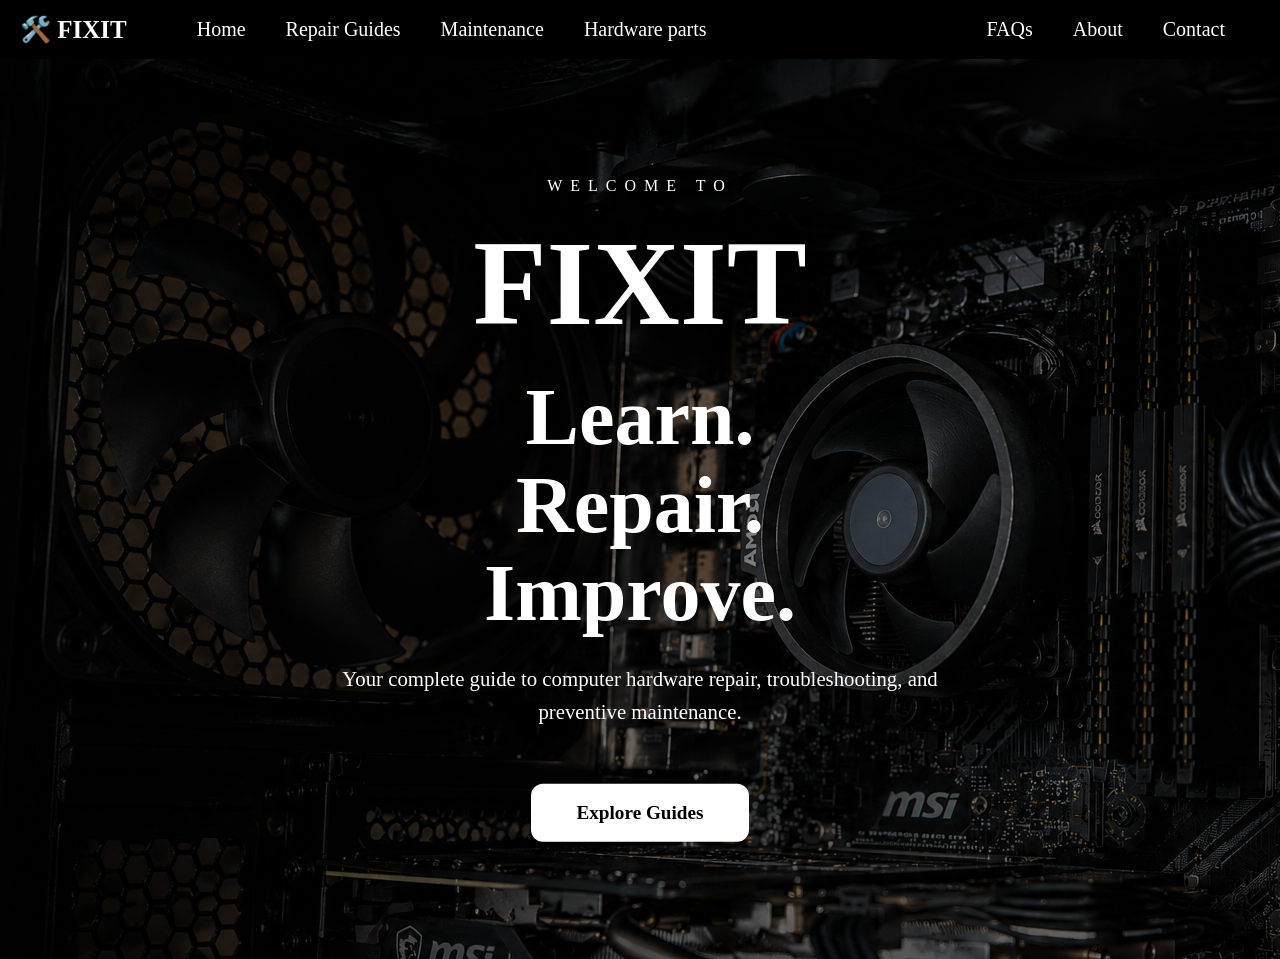
<file: index.html>
<!DOCTYPE html>
<html lang="en">
<head>
    <meta charset="UTF-8">
    <meta name="viewport" content="width=device-width, initial-scale=1.0">
    <title>🛠️ FIXIT - Hardware Repair Guide</title>

    <link rel="stylesheet" href="style.css">    
</head>
 
    
<body>

    <header>
    <nav class="navbar">
        <div class="logo">🛠️ FIXIT  </div>
        
    <!-- Hamburger -->
    <div class="menu-toggle" id="menu-toggle">
        ☰
    </div>

    

    <!-- Left Links -->
    <ul class="nav-left">
        <li><a href="index.html">Home</a></li>
        <li><a href="repair-guides.html">Repair Guides</a></li>
        <li><a href="maintenance.html">Maintenance</a></li>
        <li><a href="hardware parts.html">Hardware parts</a></li>
    </ul>

    <!-- Right Links -->
    <ul class="nav-right">
        <li><a href="faq.html">FAQs</a></li>
        <li><a href="about.html">About</a></li>
        <li><a href="contact.html">Contact</a></li>
    </ul>
    </nav>
        </div>
</header>


<section class="hero">

    <img src="images/guide.png" alt="coms">

    <div class="hero-text">
        <p class="small-title">WELCOME TO</p>

        <h1>FIXIT</h1>

        <h2>
            Learn.<br>
            Repair.<br>
            Improve.
        </h2>

        <p class="description">
            Your complete guide to computer hardware repair,
            troubleshooting, and preventive maintenance.
        </p>

        <a href="repair-guides.html" class="btn">Explore Guides</a>
    </div>

</section>

<script>
const menuToggle = document.getElementById("menu-toggle");
const navLeft = document.querySelector(".nav-left");
const navRight = document.querySelector(".nav-right");

menuToggle.addEventListener("click", () => {
    navLeft.classList.toggle("active");
    navRight.classList.toggle("active");
});
</script>
</body>
</html>
</file>
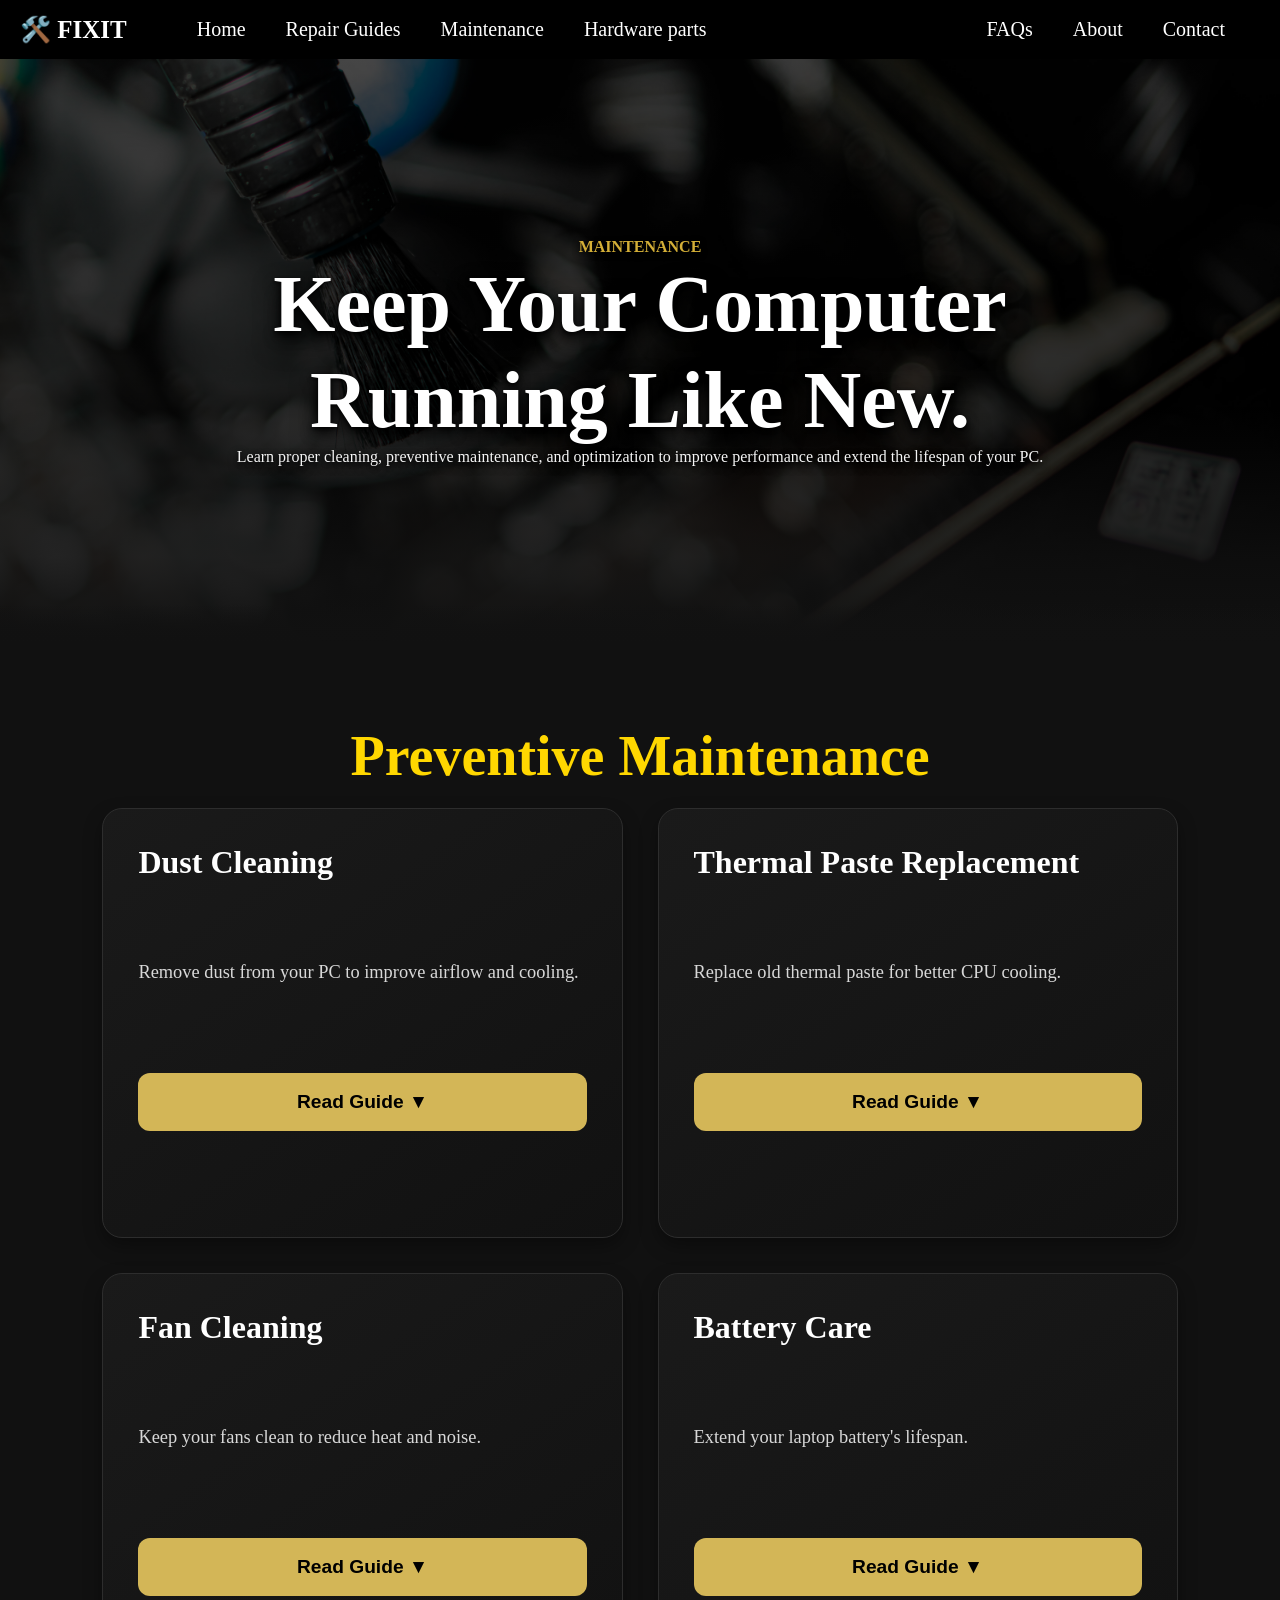
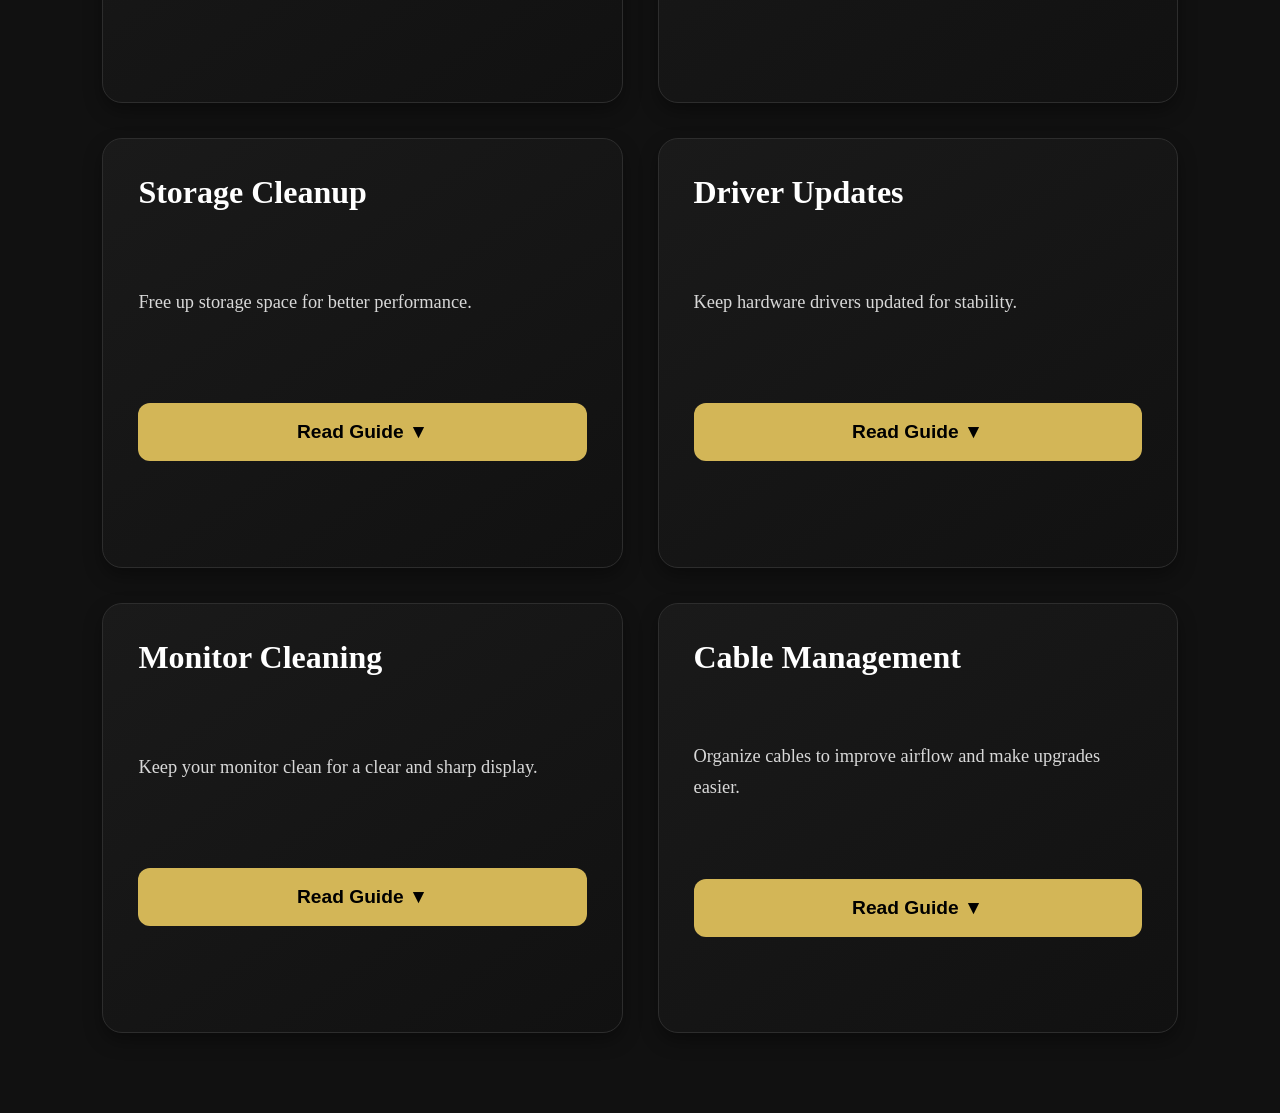
<file: maintenance.html>
<!DOCTYPE html>
<html lang="en">
<head>
    <meta charset="UTF-8">
    <meta name="viewport" content="width=device-width, initial-scale=1.0">
    <title>Maintenance - FIXIT</title>   
</head>
    
</html>

<link rel="stylesheet" href="style.css"> 
<body>
    

<header>
    <nav class="navbar">
        <div class="logo">🛠️ FIXIT  </div>
        
    <!-- Hamburger -->
    <div class="menu-toggle" id="menu-toggle">
        ☰
    </div>

    

    <!-- Left Links -->
    <ul class="nav-left">
        <li><a href="index.html">Home</a></li>
        <li><a href="repair-guides.html">Repair Guides</a></li>
        <li><a href="maintenance.html">Maintenance</a></li>
        <li><a href="hardware parts.html">Hardware parts</a></li>
    </ul>

    <!-- Right Links -->
    <ul class="nav-right">
        <li><a href="faq.html">FAQs</a></li>
        <li><a href="about.html">About</a></li>
        <li><a href="contact.html">Contact</a></li>
    </ul>
    </nav>
</header>


<section class="maintenance-banner">

    <img src="images/maintenance back.jpg" alt="Maintenance Banner">

    <div class="nance-content">

        <h4>MAINTENANCE</h4>

        <h1>
            Keep Your Computer<br>
            Running Like New.
        </h1>

        <p>
            Learn proper cleaning, preventive maintenance,
            and optimization to improve performance and
            extend the lifespan of your PC.
        </p>

    </div>
</section>

<!-- Maintenance Section -->
<section class="maintenance-section">

    <h2>Preventive Maintenance</h2>

    <div class="maintenance-grid">

        <!-- Card 1 -->
        <div class="maintenance-card">
            <h3>Dust Cleaning</h3>
            <p>Remove dust from your PC to improve airflow and cooling.</p>

            <button class="accordion">Read Guide ▼</button>

            <div class="panel">
                <ol>
                    <li>Turn off and unplug the computer.</li>
                    <li>Open the side panel.</li>
                    <li>Use compressed air to remove dust.</li>
                    <li>Clean fans and air vents.</li>
                    <li>Close the case and reconnect power.</li>
                </ol>
            </div>
        </div>

        <!-- Card 2 -->
        <div class="maintenance-card">
            <h3>Thermal Paste Replacement</h3>
            <p>Replace old thermal paste for better CPU cooling.</p>

            <button class="accordion">Read Guide ▼</button>

            <div class="panel">
                <ol>
                    <li>Remove the CPU cooler.</li>
                    <li>Clean old thermal paste.</li>
                    <li>Apply a pea-sized amount of new paste.</li>
                    <li>Reinstall the cooler.</li>
                </ol>
            </div>
        </div>

        <!-- Card 3 -->
        <div class="maintenance-card">
            <h3>Fan Cleaning</h3>
            <p>Keep your fans clean to reduce heat and noise.</p>

            <button class="accordion">Read Guide ▼</button>

            <div class="panel">
                <ol>
                    <li>Hold the fan blades.</li>
                    <li>Blow compressed air.</li>
                    <li>Wipe remaining dust.</li>
                    <li>Reconnect everything.</li>
                </ol>
            </div>
        </div>

        <!-- Card 4 -->
        <div class="maintenance-card">
            <h3>Battery Care</h3>
            <p>Extend your laptop battery's lifespan.</p>

            <button class="accordion">Read Guide ▼</button>

            <div class="panel">
                <ol>
                    <li>Avoid overheating.</li>
                    <li>Use the original charger.</li>
                    <li>Don't keep it plugged in constantly.</li>
                    <li>Enable battery saver mode.</li>
                </ol>
            </div>
        </div>

        <!-- Card 5 -->
        <div class="maintenance-card">
            <h3>Storage Cleanup</h3>
            <p>Free up storage space for better performance.</p>

            <button class="accordion">Read Guide ▼</button>

            <div class="panel">
                <ol>
                    <li>Delete temporary files.</li>
                    <li>Uninstall unused software.</li>
                    <li>Empty the Recycle Bin.</li>
                    <li>Run Disk Cleanup.</li>
                </ol>
            </div>
        </div>

        <!-- Card 6 -->
        <div class="maintenance-card">
            <h3>Driver Updates</h3>
            <p>Keep hardware drivers updated for stability.</p>

            <button class="accordion">Read Guide ▼</button>

            <div class="panel">
                <ol>
                    <li>Open Device Manager.</li>
                    <li>Check for outdated drivers.</li>
                    <li>Download updates from the manufacturer.</li>
                    <li>Restart your PC.</li>
                </ol>
            </div>
        </div>

        <!-- Card 7 -->
        <div class="maintenance-card">
            <h3>Monitor Cleaning</h3>
            <p>Keep your monitor clean for a clear and sharp display.</p>

            <button class="accordion">Read Guide ▼</button>

            <div class="panel">
                <ol>
                    <li>Turn off the monitor.</li>
                    <li>Use a microfiber cloth.</li>
                    <li>Apply screen cleaner to the cloth.</li>
                    <li>Wipe gently in circular motions.</li>
                </ol>
            </div>
        </div>

        <!-- Card 8 -->
        <div class="maintenance-card">
            <h3>Cable Management</h3>
            <p>Organize cables to improve airflow and make upgrades easier.</p>

            <button class="accordion">Read Guide ▼</button>

            <div class="panel">
                <ol>
                    <li>Bundle cables using zip ties.</li>
                    <li>Separate power and data cables.</li>
                    <li>Keep cables away from fans.</li>
                    <li>Ensure nothing blocks airflow.</li>
                </ol>
            </div>
        </div>

    </div>

</section>

<script>
 const accordions = document.querySelectorAll(".accordion");

accordions.forEach(button=>{

    button.addEventListener("click",function(){

        const panel=this.nextElementSibling;

        accordions.forEach(btn=>{
            if(btn!==this){
                btn.classList.remove("active");
                btn.nextElementSibling.style.maxHeight=null;
                btn.innerHTML="Read Guide ▼";
            }
        });

        if(panel.style.maxHeight){

            panel.style.maxHeight=null;
            this.classList.remove("active");
            this.innerHTML="Read Guide ▼";

        }else{

            panel.style.maxHeight=panel.scrollHeight+"px";
            this.classList.add("active");
            this.innerHTML="Hide Guide ▲";

        }

    });

});
</script>

<script>
const menuToggle = document.getElementById("menu-toggle");
const navLeft = document.querySelector(".nav-left");
const navRight = document.querySelector(".nav-right");

menuToggle.addEventListener("click", () => {
    navLeft.classList.toggle("active");
    navRight.classList.toggle("active");
});
</script>
</body>
</file>
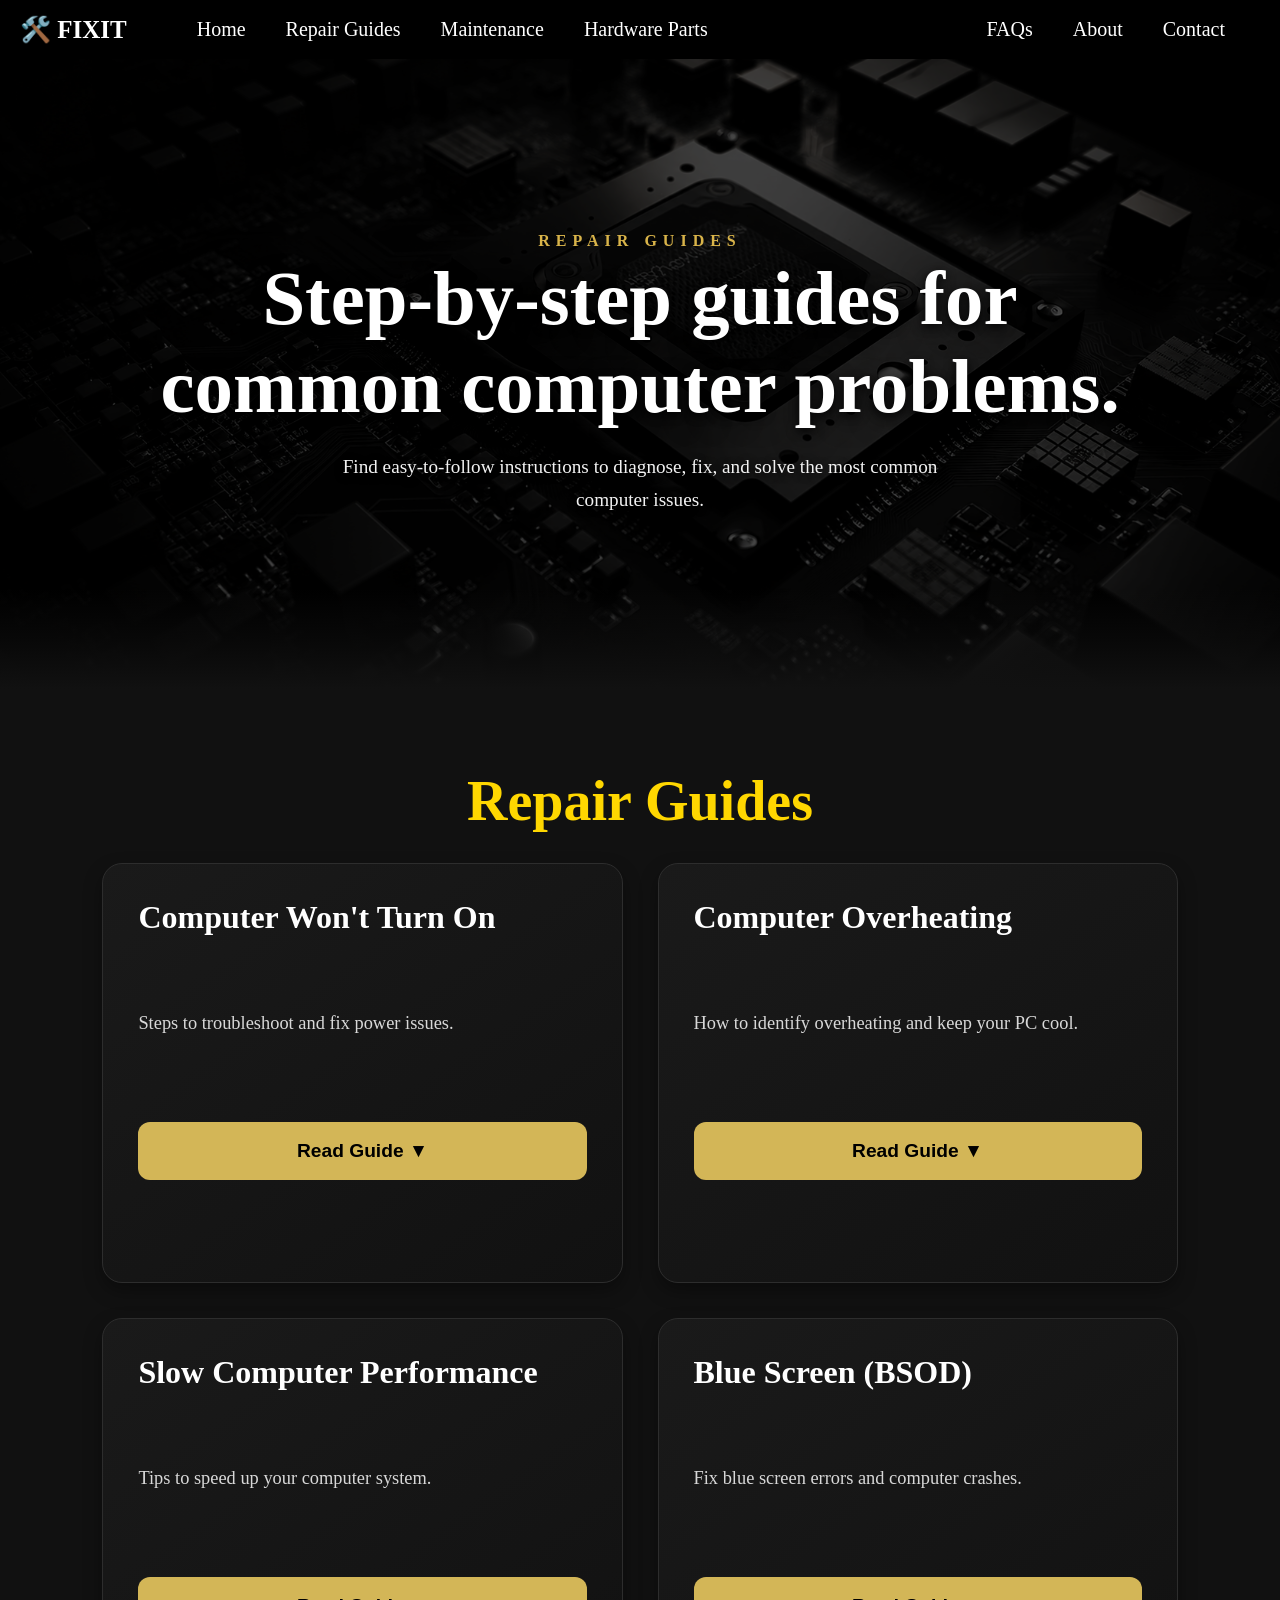
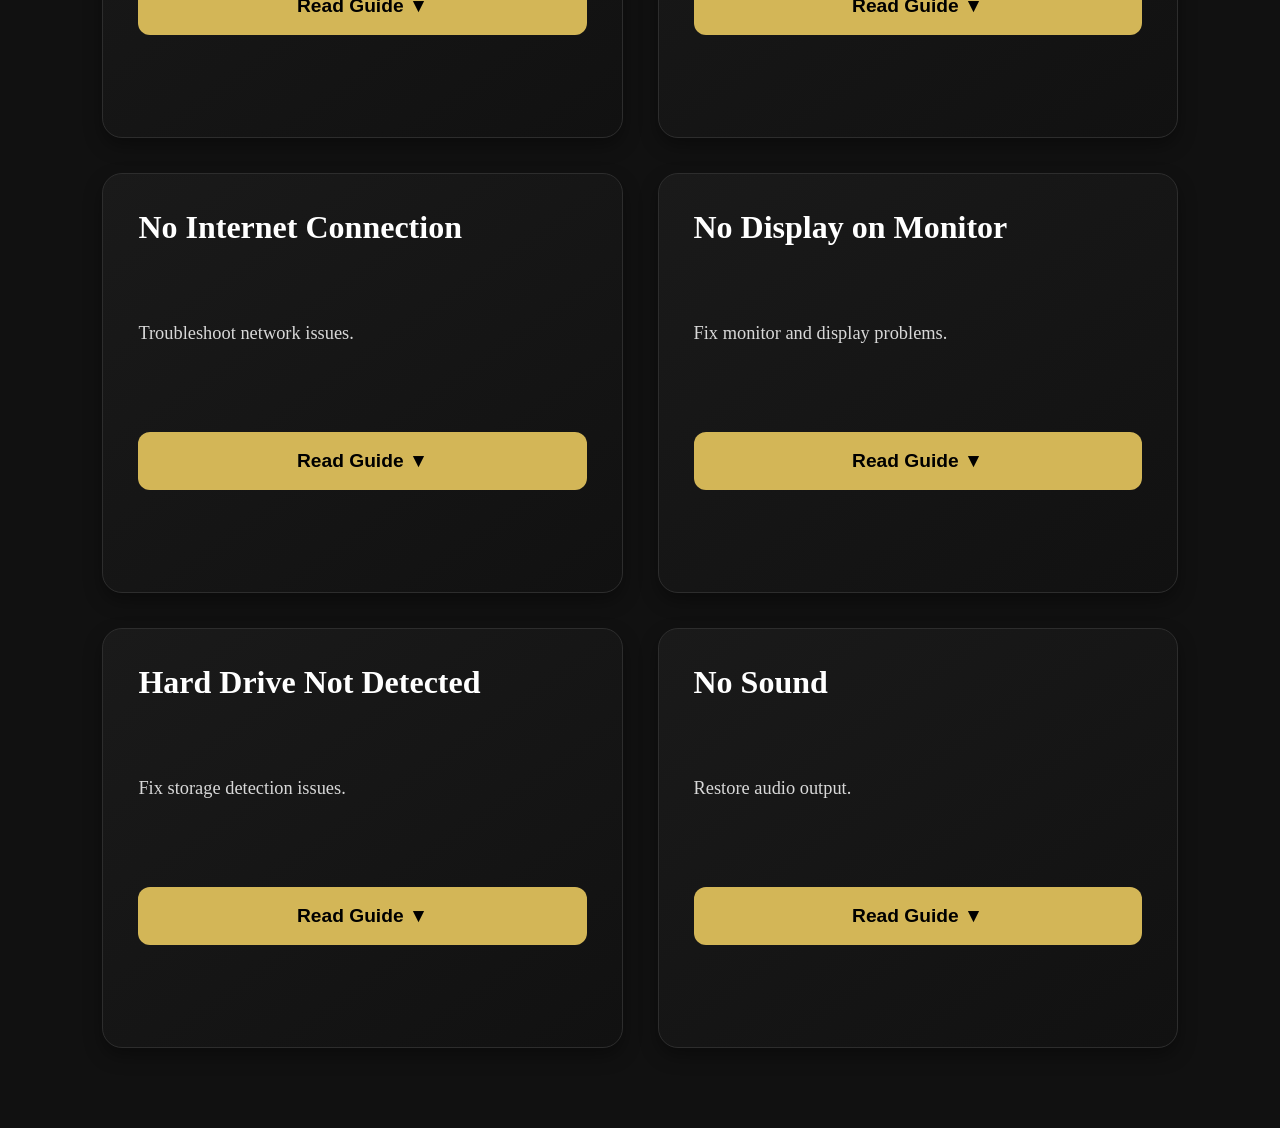
<file: repair-guides.html>
<!DOCTYPE html>
<html lang="en">
<head>
    <meta charset="UTF-8">
    <meta name="viewport" content="width=device-width, initial-scale=1.0">
    <title>Repair Guides - FIXIT</title>
    <link rel="stylesheet" href="style.css">
</head>


<body>

<header>
    <nav class="navbar">

        <div class="logo">🛠️ FIXIT</div>

        <!-- Hamburger -->
        <div class="menu-toggle" id="menu-toggle">
            ☰
        </div>

        <!-- Left Links -->
        <ul class="nav-left">
            <li><a href="index.html">Home</a></li>
            <li><a href="repair-guides.html">Repair Guides</a></li>
            <li><a href="maintenance.html">Maintenance</a></li>
            <li><a href="hardware parts.html">Hardware Parts</a></li>
        </ul>

        <!-- Right Links -->
        <ul class="nav-right">
            <li><a href="faq.html">FAQs</a></li>
            <li><a href="about.html">About</a></li>
            <li><a href="contact.html">Contact</a></li>
        </ul>

    </nav>
</header>

<!-- Banner -->
<section class="page-banner">

    <img src="images/repair guide back.png" alt="Repair Guides Banner">

    <div class="banner-content">
        <h4>REPAIR GUIDES</h4>

        <h1>
            Step-by-step guides for<br>
            common computer problems.
        </h1>

        <p>
            Find easy-to-follow instructions to diagnose,
            fix, and solve the most common computer issues.
        </p>
    </div>

</section>

<!-- Black Section -->
<section class="repair-section">

    <h2>Repair Guides</h2>

    <!-- Your guide cards go here -->
<div class="guide-grid">

    <div class="guide-card">
        <h3>Computer Won't Turn On</h3>
        <p>Steps to troubleshoot and fix power issues.</p>
        <button class="accordion">Read Guide ▼</button>

        <div class="panel">
            <h4>Repair Steps</h4>
            <ol>
                <li>Check the power cable.</li>
                <li>Try another wall outlet.</li>
                <li>Inspect the PSU switch.</li>
                <li>Reconnect the RAM.</li>
                <li>Power on the computer.</li>
            </ol>
        </div>
    </div>

    <div class="guide-card">
        <h3>Computer Overheating</h3>
        <p>How to identify overheating and keep your PC cool.</p>
        <button class="accordion">Read Guide ▼</button>

        <div class="panel">
            <h4>Repair Steps</h4>
            <ol>
                <li>Turn off the PC.</li>
                <li>Clean dust from fans.</li>
                <li>Check CPU cooler.</li>
                <li>Improve airflow.</li>
            </ol>
        </div>
    </div>

    <div class="guide-card">
        <h3>Slow Computer Performance</h3>
        <p>Tips to speed up your  computer system.

        </p>
        <button class="accordion">Read Guide ▼</button>

        <div class="panel">
            <h4>Repair Steps</h4>
            <ol>
                <li>Disable startup programs.</li>
                <li>Delete temporary files.</li>
                <li>Scan for malware.</li>
                <li>Free up storage space.</li>
            </ol>
        </div>
    </div>

    <div class="guide-card">
        <h3>Blue Screen (BSOD)</h3>
        <p>Fix blue screen errors and computer crashes.</p>
        <button class="accordion">Read Guide ▼</button>

        <div class="panel">
            <h4>Repair Steps</h4>
            <ol>
                <li>Restart the PC.</li>
                <li>Update drivers.</li>
                <li>Check RAM health.</li>
                <li>Install Windows updates.</li>
            </ol>
        </div>
    </div>

    <div class="guide-card">
        <h3>No Internet Connection</h3>
        <p>Troubleshoot network issues.</p>
        <button class="accordion">Read Guide ▼</button>

        <div class="panel">
            <h4>Repair Steps</h4>
            <ol>
                <li>Restart the router.</li>
                <li>Reconnect to Wi-Fi.</li>
                <li>Check cables.</li>
                <li>Run Network Troubleshooter.</li>
            </ol>
        </div>
    </div>

    <div class="guide-card">
        <h3>No Display on Monitor</h3>
        <p>Fix monitor and display problems.</p>
        <button class="accordion">Read Guide ▼</button>

        <div class="panel">
            <h4>Repair Steps</h4>
            <ol>
                <li>Check monitor power.</li>
                <li>Reconnect display cables.</li>
                <li>Select correct input.</li>
                <li>Check graphics card.</li>
            </ol>
        </div>
    </div>

    <div class="guide-card">
        <h3>Hard Drive Not Detected</h3>
        <p>Fix storage detection issues.</p>
        <button class="accordion">Read Guide ▼</button>

        <div class="panel">
            <h4>Repair Steps</h4>
            <ol>
                <li>Reconnect SATA cables.</li>
                <li>Check BIOS.</li>
                <li>Try another SATA port.</li>
                <li>Test the drive.</li>
            </ol>
        </div>
    </div>

    <div class="guide-card">
        <h3>No Sound</h3>
        <p>Restore audio output.</p>
        <button class="accordion">Read Guide ▼</button>

        <div class="panel">
            <h4>Repair Steps</h4>
            <ol>
                <li>Check volume settings.</li>
                <li>Select correct audio device.</li>
                <li>Update audio drivers.</li>
                <li>Restart the computer.</li>
            </ol>
        </div>
    </div>
</div>
</section>

<script>
const menuToggle = document.getElementById("menu-toggle");
const navLeft = document.querySelector(".nav-left");
const navRight = document.querySelector(".nav-right");

menuToggle.addEventListener("click", () => {
    navLeft.classList.toggle("active");
    navRight.classList.toggle("active");
});
</script>

</body>

<script>
const accordions = document.querySelectorAll(".accordion");

accordions.forEach(button=>{

    button.addEventListener("click",function(){

        const panel=this.nextElementSibling;

        accordions.forEach(btn=>{
            if(btn!==this){
                btn.classList.remove("active");
                btn.nextElementSibling.style.maxHeight=null;
                btn.innerHTML="Read Guide ▼";
            }
        });

        if(panel.style.maxHeight){

            panel.style.maxHeight=null;
            this.classList.remove("active");
            this.innerHTML="Read Guide ▼";

        }else{

            panel.style.maxHeight=panel.scrollHeight+"px";
            this.classList.add("active");
            this.innerHTML="Hide Guide ▲";

        }

    });

});
</script>

</html>
</file>
<file: style.css>
*{
    margin:0;
    padding:0;
    box-sizing:border-box;
}

html,body{
    width:100%;
    overflow-x:hidden;
}

/* Navigation Bar */
html {
    scroll-behavior: smooth;
}

.navbar{
    display:flex;
    align-items:center;
    justify-content:space-between;
    padding:15px 20px;
    width:100%;
    background:#000;
}

/* Logo */
.logo{
    color:white;
    font-size:25px;
    font-weight:bold;
    margin-right:70px;
}

/* Left and Right navigation */
.nav-left,
.nav-right{
    display:flex;
    list-style:none;
    gap:40px;
    margin-right:35px;
}

.nav-left a,
.nav-right a{
    color:white;
    text-decoration:none;
    font-size:20px;
    transition:0.3s;
}

.nav-left a:hover,
.nav-right a:hover{
    color:#f1cd01;
}

/* Push the right menu to the far right */
.nav-right{
    margin-left:auto;
}

/* ==========================
   HARDWARE BANNER
========================== */

.hardware-banner{
    position: relative;
    width: 100%;
    height: 70vh;
    overflow: hidden;
    display: flex;
    align-items: center;
    justify-content: center;
}

.hardware-banner img{
    position: absolute;
    inset: 0;
    width: 100%;
    height: 100%;
    object-fit: cover;
    object-position: center;
    filter: brightness(45%);
}

/* Dark Overlay */
.hardware-banner::before{
    content: "";
    position: absolute;
    inset: 0;
    background: rgba(0,0,0,.35);
    z-index: 1;
}

/* Bottom Fade */
.hardware-banner::after{
    content: "";
    position: absolute;
    left: 0;
    right: 0;
    bottom: 0;
    height: 50px;
    background: linear-gradient(
        to bottom,
        rgba(13,13,13,0),
        rgba(13,13,13,.45),
        #0d0d0d
    );
    z-index: 1;
}

/* Banner Content */

.hard-content{
    position: relative;
    z-index: 2;
    width: 90%;
    max-width: 850px;
    text-align: center;
    color: #fff;
}

.hard-content h4{
    color: #D9B44A;
    letter-spacing: 6px;
    font-size: 1rem;
    margin-bottom: 20px;
    text-shadow: 0 2px 8px rgba(0,0,0,.8);
}

.hard-content h1{
    font-size: clamp(2.8rem,6vw,5rem);
    line-height: 1.15;
    margin-bottom: 20px;
    font-weight: 800;
    color: #fff;

    text-shadow:
        0 3px 10px rgba(0,0,0,.8),
        0 8px 24px rgba(0,0,0,.7);
}

.hard-content h1 span{
    color: #FFD700;
}

.hard-content p{
    max-width: 650px;
    margin: 0 auto 30px;
    font-size: 1.2rem;
    line-height: 1.7;
    color: #f2f2f2;

    text-shadow: 0 2px 8px rgba(0,0,0,.8);
}

.hardware-section h2{
    font-size:42px;
    color:#FFD700;
    margin-bottom:10px;
    line-height:1.2;
}

.hardware-section p{
    color:#bdbdbd;
    font-size:18px;
    line-height:1.6;
    max-width:700px;
    margin:0 auto 35px;
}

/* Button */

.parts-btn{
    display:inline-block;
    padding:14px 30px;
    background:#FFD700;
    color:#000;
    text-decoration:none;
    font-weight:bold;
    border-radius:30px;
    transition:.3s;
}

.parts-btn:hover{
    background:#ffdf4d;
    transform:translateY(-3px);
    box-shadow:0 0 20px rgba(255,215,0,.6);
}

.hardware-section{
    background:#0d0d0d;
    color:#fff;
    padding:50px 8% 80px;
    text-align:center;
}

.hardware-grid{
    display: grid;
    grid-template-columns: repeat(4, 1fr);
    gap: 30px;
    max-width: 1400px;
    margin: 0 auto;
}

.hardware-card{
    background:#181818;
    border:1px solid #2f2f2f;
    border-radius:18px;
    padding:25px;
    transition:.35s ease;
    cursor:pointer;

    display:flex;
    flex-direction:column;
    justify-content:flex-start;

    min-height:380px;
}

.hardware-card img{
    width:100%;
    height:190px;
    object-fit:contain;
    object-position:center;
    margin-bottom:20px;
    transition:.35s;
}

.hardware-card:hover{
    transform:translateY(-8px);
    border-color:#FFD700;
    box-shadow:
        0 0 15px rgba(255,215,0,.25),
        0 0 35px rgba(255,215,0,.15);
}

/* ----> Guide Section <---- */
/* ==========================
   REPAIR BANNER
========================== */

.page-banner{
    position: relative;
    width: 100%;
    height: 70vh;
    overflow: hidden;
    display: flex;
    align-items: center;
    justify-content: center;
}

.page-banner img{
    position: absolute;
    inset: 0;
    width: 100%;
    height: 100%;
    object-fit: cover;
    object-position: center;
    filter: brightness(45%);
}

/* Dark Overlay */

.page-banner::before{
    content: "";
    position: absolute;
    inset: 0;
    background: rgba(0,0,0,.35);
    z-index: 1;
}

/* Fade into next section */

.page-banner::after{
    content: "";
    position: absolute;
    left: 0;
    right: 0;
    bottom: 0;
    height: 100px;
    background: linear-gradient(
        to bottom,
        rgba(17,17,17,0),
        rgba(17,17,17,.45),
        #111
    );
    z-index: 1;
}

.banner-content{
    position: relative;
    z-index: 2;
    width: 90%;
    max-width: 850spx;
    text-align: center;
    color: white;
}

.banner-content h4{
    color:#D9B44A;
    letter-spacing:6px;
    font-size:1rem;
    margin-bottom:5px;
}

.banner-content h1{
    font-size:clamp(2.8rem,6vw,5rem);
    line-height:1.15;
    margin-bottom:20px;
    font-weight:800;

    text-shadow:
        0 3px 10px rgba(0,0,0,.8),
        0 8px 25px rgba(0,0,0,.6);
}

.banner-content p{
    max-width:650px;
    margin:auto;
    font-size:1.2rem;
    line-height:1.7;
    color:#f2f2f2;

    text-shadow:0 2px 8px rgba(0,0,0,.8);
}

/* Entire page */
body{
    margin: 0;
    background: #000;
    color: white;
}

.repair-section{
    background:#111;
    padding:80px 8%;
}

.repair-section h2{
    text-align:center;
    color:#FFD700;
    font-size:clamp(2rem,5vw,3.5rem);
    margin-bottom:30px;
}

/* Grid */

.guide-grid{
    display:grid;
    grid-template-columns:repeat(auto-fit,minmax(380px,1fr));
    gap:35px;
}

.guide-card{
    width:100%;
}
/* Card */

.guide-card{
    background:linear-gradient(145deg,#1a1a1a,#111);
    border:1px solid #2d2d2d;
    border-radius:20px;
    padding:35px;
    min-height:420px;

    display:flex;
    flex-direction:column;
    justify-content:space-between;

    transition:.35s;
    box-shadow:0 8px 18px rgba(0,0,0,.35);
}

.guide-card:hover{
    transform:translateY(-10px);
    border-color:#FFD54A;
    box-shadow:
        0 0 20px rgba(255,213,74,.35),
        0 15px 30px rgba(0,0,0,.45);
}


.guide-card:hover{

    transform:translateY(-6px);

    border-color:#c4980a;

    box-shadow:0 12px 28px rgba(235, 185, 23, 0.466);
}

.guide-card:hover::before{
    transform:scaleY(1);
}

/* Title */

.guide-card h3{
    color:white;
    font-size:2rem;
    margin-bottom:20px;
}

/* Description */

.guide-card p{
    color:#d8d8d8;
    font-size:1.15rem;
    line-height:1.7;
    margin-bottom:30px;
}

/* Read Guide Button */

.maintenance-card:hover{
    transform:translateY(-10px);
    border-color:#FFD54A;
    box-shadow:
        0 0 20px rgba(255,213,74,.35),
        0 0 40px rgba(255,213,74,.15),
        0 15px 30px rgba(0,0,0,.4);
}

.maintenance-card:hover::before{
    transform:scaleY(1);
}

.accordion{
    width:100%;
    padding:18px;
    border:none;
    border-radius:12px;
    background:#d3b657;
    color:#000;
    font-size:1.2rem;
    font-weight:bold;
    cursor:pointer;
    transition:.3s;
}

.accordion:hover{
    background:#FFD54A;
    transform:translateY(-3px);
    box-shadow:0 0 18px rgba(255,213,74,.6);
}

 .accordion:hover{
    transform:translateY(-2px);
    box-shadow:0 0 10px rgba(255,213,74,.35);
}

.accordion.active{
    box-shadow:0 0 10px rgb(219, 168, 0);
}
/* Drawer */

.panel{

    max-height:0;

    overflow:hidden;

    transition:max-height .35s ease;

    margin-top:15px;

    color:#ddd;

    font-size:14px;

    line-height:1.7;

}

.panel h4{

    color:#d4af37;

    margin:12px 0 6px;

}

.panel ul,
.panel ol{

    padding-left:18px;

}

/*----> maintenance Section <----*/
/* Banner */
/* ===========================
   MAINTENANCE BANNER
=========================== */

.maintenance-banner{
    position: relative;
    width: 100%;
    height: 65vh;
    overflow: hidden;
}

.maintenance-banner img{
    width: 100%;
    height: 100%;
    object-fit: cover;
    object-position: center;
    filter: brightness(35%);
}

/* Dark overlay */
/* Dark overlay */

.maintenance-banner::before{
    content: "";
    position: absolute;
    inset: 0;

    background:
        linear-gradient(
            to bottom,
            rgba(0,0,0,.20) 0%,
            rgba(0,0,0,.35) 25%,
            rgba(0,0,0,.50) 60%,
            rgba(17,17,17,.75) 85%,
            #111 100%
        );

    z-index: 1;
}

/* Bottom fade */
.maintenance-banner::after{
    content: "";
    position: absolute;
    left: 0;
    right: 0;
    bottom: 0;
    height: 40px;

    background: linear-gradient(
        to bottom,
        rgba(17,17,17,0),
        rgba(17,17,17,.4),
        rgba(17,17,17,.8),
        #111
    );

    z-index: 2;
}

.nance-content{
    position: absolute;
    top: 50%;
    left: 50%;
    transform: translate(-50%, -50%);
    width: 90%;
    max-width: 850px;
    text-align: center;
    color: white;
    z-index: 3; /* Above the overlays */
}

.nance-content h1{
    color: #ffffff;
    font-size: clamp(2.5rem,7vw,5rem);
    line-height: 1.2;
    font-weight: 800;

    /* Makes the text pop from the image */
    text-shadow:
        0 2px 4px rgba(0,0,0,.9),
        0 6px 12px rgba(0,0,0,.8),
        0 12px 24px rgba(0,0,0,.6);
}

.nance-content p{
    color: #f5f5f5;

    text-shadow:
        0 2px 4px rgba(0,0,0,.9),
        0 4px 10px rgba(0,0,0,.8);
}

.nance-content h4{
    color: #d4af37;

    text-shadow:
        0 2px 6px rgba(0,0,0,.8);
}

/* ===========================
   MAINTENANCE SECTION
=========================== */

.maintenance-section{
    background:#111;
    padding:80px 8%;
}

.maintenance-section h2{
    text-align:center;
    color:#FFD700;
    font-size:clamp(2rem,5vw,3.5rem);
    margin-bottom:20px;
}

/* ===========================
   GRID
=========================== */

.maintenance-grid{
    display:grid;
    grid-template-columns:repeat(auto-fit,minmax(380px,1fr));
    gap:35px;
}

/* ===========================
   CARDS
=========================== */

.maintenance-card{
    background:linear-gradient(145deg,#1a1a1a,#111);
    border:1px solid #2d2d2d;
    border-radius:20px;
    padding:35px;
    min-height:430px;
    display:flex;
    flex-direction:column;
    justify-content:space-between;
    transition:.35s;
    box-shadow:0 8px 18px rgba(0,0,0,.35);
}

.maintenance-card:hover{
    transform:translateY(-10px);
    border-color:#FFD54A;
    box-shadow:
        0 0 20px rgba(255,213,74,.35),
        0 15px 30px rgba(0,0,0,.45);
}

.maintenance-card h3{
    color:#fff;
    font-size:2rem;
    margin-bottom:20px;
}

.maintenance-card p{
    color:#d8d8d8;
    font-size:1.15rem;
    line-height:1.7;
    margin-bottom:30px;
}

/* ===========================
   BUTTON
=========================== */

.accordion{
    width:100%;
    padding:18px;
    border:none;
    border-radius:12px;
    background:#d3b657;
    color:#000;
    font-size:1.2rem;
    font-weight:bold;
    cursor:pointer;
    transition:.3s;
}

.accordion:hover{
    background:#FFD54A;
    transform:translateY(-3px);
    box-shadow:0 0 18px rgba(255,213,74,.6);
}

.accordion.active{
    box-shadow:0 0 12px #FFD54A;
}

/* ===========================
   PANEL
=========================== */

.panel{
    max-height:0;
    overflow:hidden;
    transition:max-height .35s ease;
    color:white;
}

.panel ol{
    margin-top:20px;
    padding-left:20px;
}

.panel li{
    margin-bottom:10px;
    line-height:1.6;
}

/* ===========================
   RESPONSIVE
=========================== */

@media (max-width:768px){

    .maintenance-banner{
        height:60vh;
    }

    .nance-content{
        width:92%;
    }

    .nance-content h1{
        font-size:2.5rem;
    }

    .nance-content p{
        font-size:1rem;
    }

    .maintenance-grid{
        grid-template-columns:1fr;
    }

    .maintenance-card{
        min-height:auto;
        padding:30px;
    }

    .maintenance-card h3{
        font-size:1.8rem;
    }

    .accordion{
        font-size:1.1rem;
    }
}

/*----> Hero Section <----*/


/* Remove white space around the page */
*{
    margin:0;
    padding:0;
    box-sizing:border-box;
}

.hero {
    position: relative;
    width: 100%;
    height: 100vh;
    overflow: hidden;
}

.hero {
    position: relative;
    width: 100%;
    height: 100vh;
    overflow: hidden;
}

/* Dark overlay so text is readable */
.hero::before{
    content:"";
    position:absolute;
    top:0;
    left:0;
    width:100%;
    height:100%;
    background:rgba(0,0,0,.45);
}

/* Text on top of image */
.hero-text {
    position: absolute;
    top: 50%;
    left: 50%;
    transform: translate(-50%, -50%);
    width: 90%;
    max-width: 700px;
    text-align: center;
    color: white;
    padding: 20px;
    box-sizing: border-box;
}

.small-title{
    letter-spacing: 8px;
    margin-bottom: 20px;
}

.hero-text h1{
    font-size: clamp(60px, 10vw, 120px);
    margin: 0;
}

.hero-text h2{
    font-size: clamp(40px, 7vw, 80px);
    line-height: 1.1;
    margin: 20px 0;
}

.description{
    font-size: 1.3rem;
    line-height: 1.6;
    max-width: 650px;
    margin: 25px auto;
}

.btn{
    display: inline-block;
    margin: 30px auto 0;
    padding: 18px 45px;
    background: white;
    color: black;
    border-radius: 12px;
    text-decoration: none;
    font-weight: bold;
    font-size: 1.2rem;
}

.btn{
    transition: all .3s ease;
}

.btn:hover{
    background:#000000;
    color:white;
    transform:translateY(-5px);
    box-shadow:0 10px 25px rgba(255, 255, 255, 0.4);
}


/* Hide hamburger on large screens */
.menu-toggle{
    display:none;
    font-size:32px;
    color:white;
    cursor:pointer;
}

.active{
    color:#f0c040;
    border-bottom:2px solid #f0c040;
}

/* Mobile Layout */
@media (max-width:900px){

    .menu-toggle{
        display:block;
    }

    .navbar{
        position:relative;
        flex-wrap:wrap;
    }

    .nav-left,
    .nav-right{
        display:none;
        width:100%;
        flex-direction:column;
        background:#000;
        text-align:center;
        gap:20px;
        padding:20px 0;
    }

    .nav-left.active,
    .nav-right.active{
        display:flex;
    }

    .logo{
        margin-right:auto;
    }
}

@view-transition {
 navigation: auto;
}

@media (max-width:768px){

    .page-banner{
        height:40vh;
    }

    .banner-content{
        width:92%;
    }

    .banner-content h1{
        font-size:2.5rem;
    }

    .banner-content p{
        font-size:1rem;
    }

    .guide-grid{
        grid-template-columns:1fr;
    }

    .guide-card{
        min-height:auto;
        padding:30px;
    }

    .guide-card h3{
        font-size:1.8rem;
    }

    .accordion{
        font-size:1.1rem;
    }
}

@media (max-width:768px){

    .maintenance-banner{
        height:40vh;
    }

    .nance-content{
        width:92%;
    }

    .nance-content h4{
        font-size:.9rem;
        letter-spacing:5px;
        margin-bottom:15px;
    }

    .nance-content h1{
        font-size:2.8rem;
        line-height:1.2;
        margin-bottom:20px;
    }

    .nance-content p{
        font-size:1.05rem;
        line-height:1.7;
        width:100%;
    }

}


@media (max-width:768px){

    .hardware-banner{
        height:50vh;
    }

    .hard-content{
        width:92%;
    }

    .hard-content h1{
        font-size:3rem;
    }

    .hard-content p{
        font-size:1rem;
    }

    .hardware-section{
        padding:60px 20px;
    }

    .hardware-section h2{
        font-size:40px;
    }

    .hardware-grid{
        grid-template-columns:2fr;
    }

    .hardware-card img{
        height:200px;
    }
}
</file>
